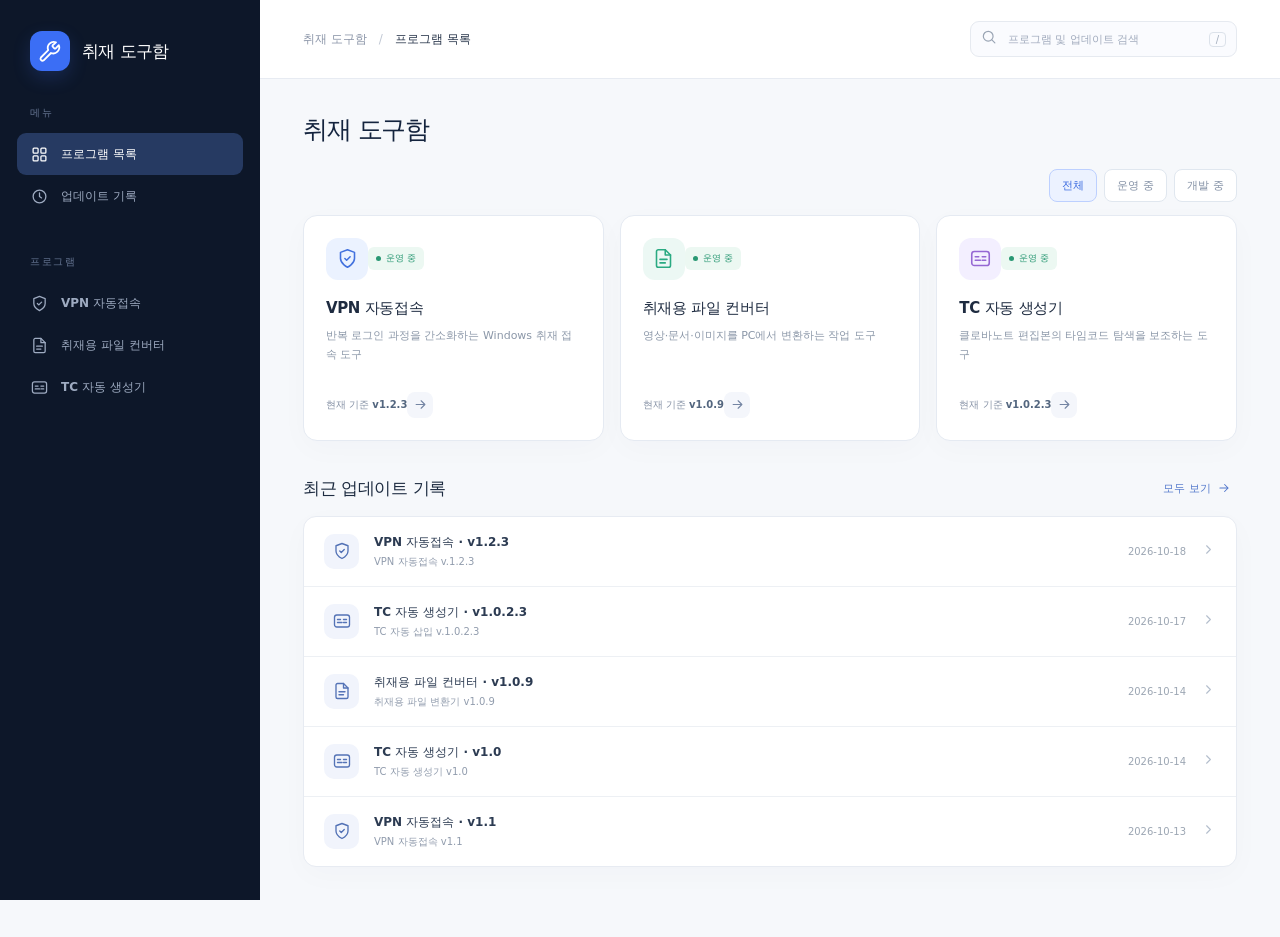
<file: index.html>
<!doctype html>
<html lang="ko">
<head>
  <meta charset="utf-8">
  <meta name="viewport" content="width=device-width, initial-scale=1">
  <meta name="robots" content="noindex">
  <title>취재 도구함 · 열람 페이지로 이동</title>
  <meta http-equiv="refresh" content="0;url=./view.html">
</head>
<body>
  <p>취재 도구함 열람 페이지로 이동합니다. <a href="./view.html">열람 페이지 열기</a></p>
  <script>
    // Old GitHub Pages origin must no longer retain the legacy GitHub PAT.
    try { localStorage.removeItem('reporter-toolkit-github-remember-v1'); } catch {}
    const target = new URL('./view.html', location.href);
    target.search = location.search;
    target.hash = location.hash;
    location.replace(target.href);
  </script>
</body>
</html>
</file>
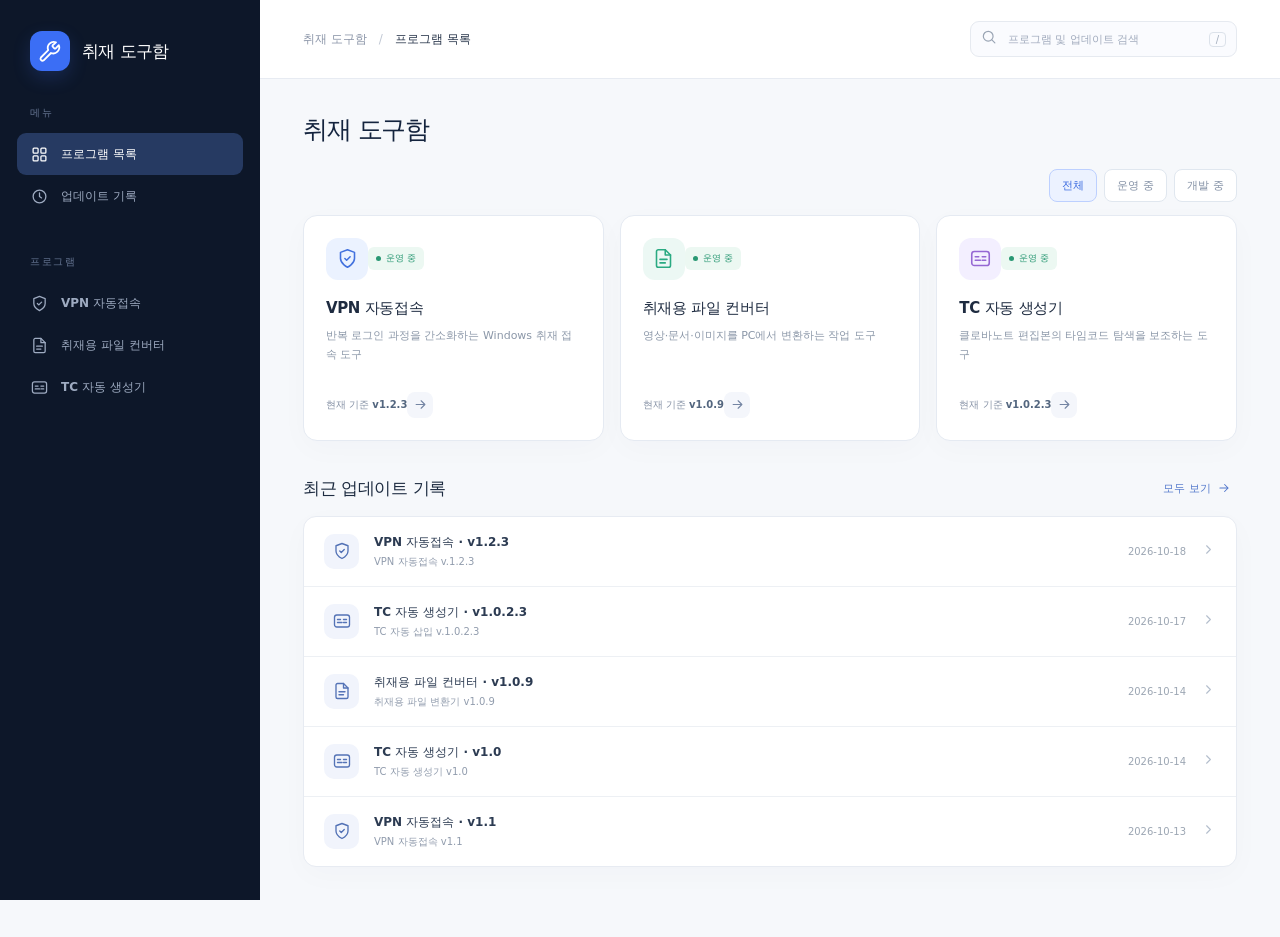
<file: view.html>
<!doctype html>
<html lang="ko">
<head>
  <meta charset="utf-8" />
  <meta name="viewport" content="width=device-width, initial-scale=1" />
  <meta name="theme-color" content="#0c1322" />
  <meta name="description" content="개인용 취재 자동화 도구와 사용 설명서, 버전 이력을 관리하는 대시보드" />
  <title>취재 도구함 · 열람</title>
  <link rel="stylesheet" href="styles.css" />
</head>
<body>
  <div class="app-shell">
    <aside class="sidebar" id="sidebar">
      <div class="identity">
        <div class="identity-logo" aria-hidden="true"><svg viewBox="0 0 24 24" width="24" height="24" fill="none" stroke="currentColor" stroke-width="1.8" stroke-linecap="round" stroke-linejoin="round"><path d="M14.7 6.3a1 1 0 0 0 0 1.4l1.6 1.6a1 1 0 0 0 1.4 0l3.1-3.1a6 6 0 0 1-7.8 7.8l-7.3 7.3a2 2 0 0 1-2.8-2.8l7.3-7.3a6 6 0 0 1 7.8-7.8z"/></svg></div>
        <div class="identity-title">취재 도구함</div>
      </div>
      <nav class="menu" aria-label="주요 메뉴">
        <div class="menu-section">메뉴</div>
        <button class="nav-link active" data-nav="home" type="button"><span class="nav-icon" data-icon="grid"></span>프로그램 목록</button>
        <button class="nav-link" data-nav="updates" type="button"><span class="nav-icon" data-icon="clock"></span>업데이트 기록</button>
        <div class="menu-section section-gap">프로그램</div>
        <div id="toolNav"></div>
      </nav>
    </aside>
    <div class="main-col">
      <header class="topbar">
        <button type="button" class="mobile-menu" id="mobileMenu" aria-label="메뉴 열기"><span data-icon="menu"></span></button>
        <div class="breadcrumbs" id="breadcrumbs"><span>메뉴</span><span class="crumb-sep">/</span><strong>프로그램 목록</strong></div>
        <div class="header-actions">
          <div class="search-wrap"><span data-icon="search"></span><input id="searchInput" type="search" placeholder="프로그램 및 업데이트 검색" aria-label="프로그램 검색" autocomplete="off" /><kbd>/</kbd></div>
        </div>
      </header>
      <main class="main-content" id="content" tabindex="-1"></main>
    </div>
  </div>
  <script src="catalog.js"></script>
  <script src="viewer.js"></script>
</body>
</html>
</file>
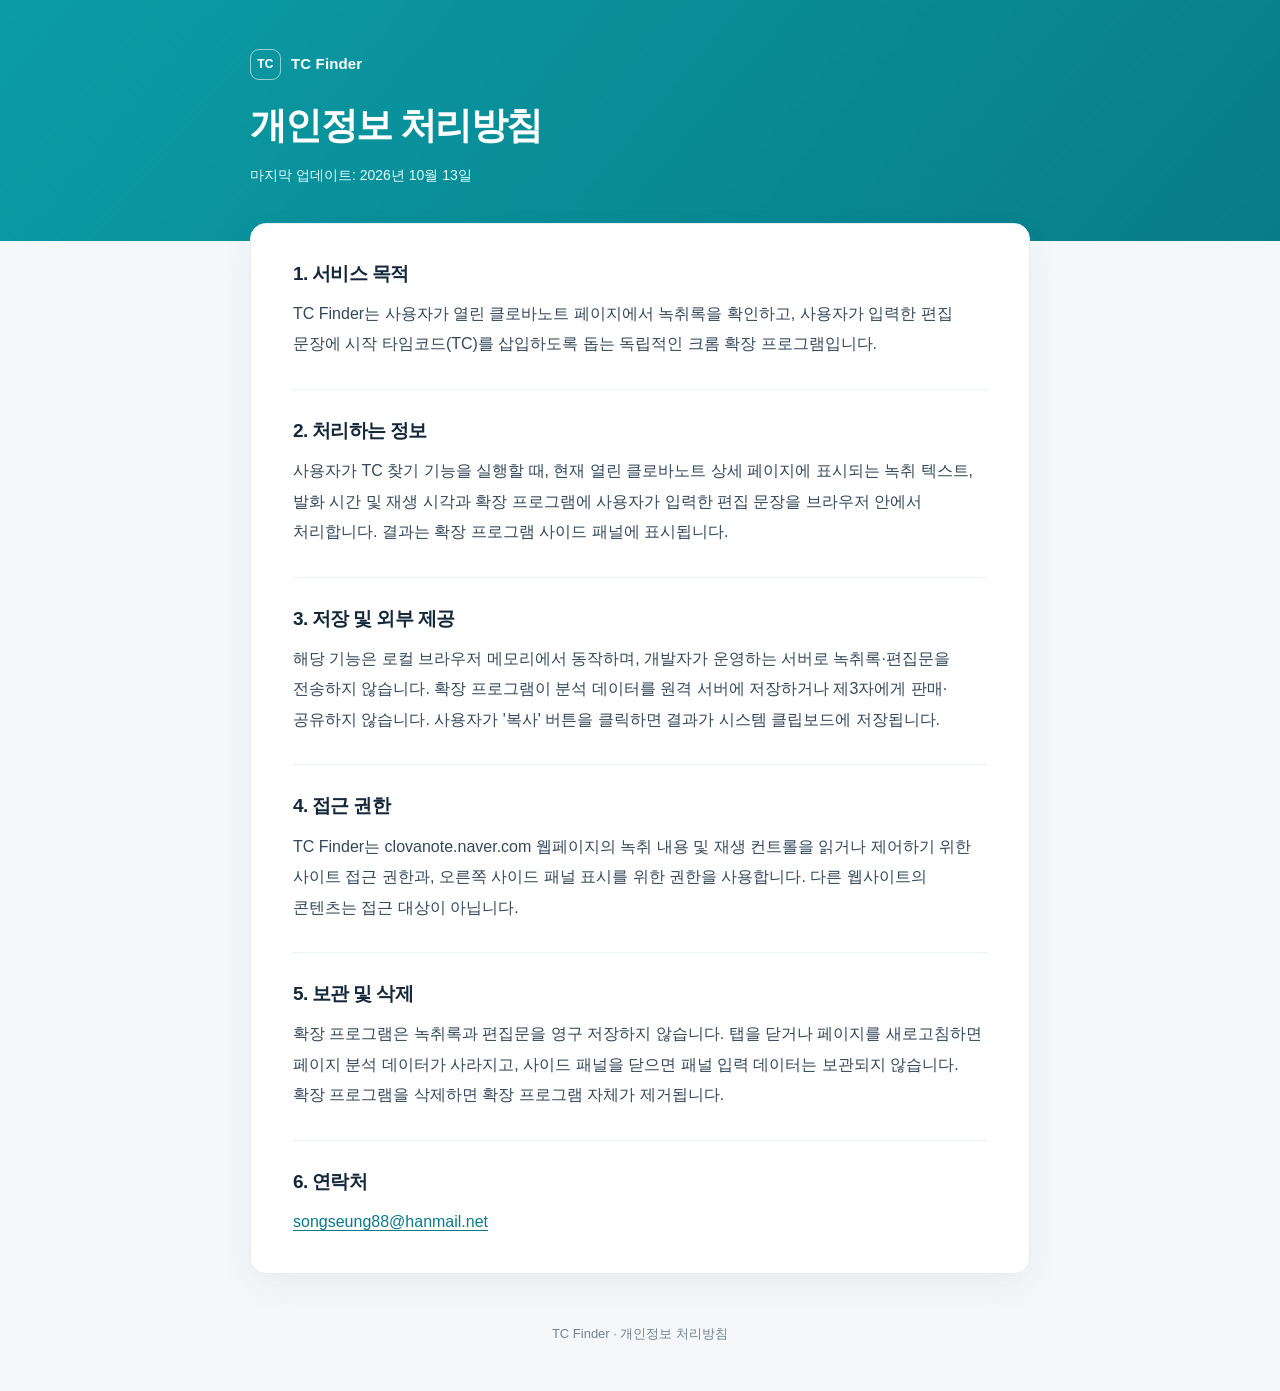
<file: tc-finder/privacy.html>
<!doctype html>
<html lang="ko">
<head>
  <meta charset="utf-8">
  <meta name="viewport" content="width=device-width, initial-scale=1">
  <meta name="color-scheme" content="light">
  <meta name="theme-color" content="#079da5">
  <meta name="description" content="TC Finder 크롬 확장 프로그램 개인정보 처리방침">
  <title>개인정보 처리방침 | TC Finder</title>
  <style>
    :root { font-family: -apple-system, BlinkMacSystemFont, "Segoe UI", "Apple SD Gothic Neo", "Malgun Gothic", sans-serif; color:#14283a; background:#f5f8fa; }
    * { box-sizing: border-box; }
    body { margin:0; line-height:1.9; font-size:16px; }
    header { background:linear-gradient(130deg, #0b9ca5, #087d89); color:#fff; padding:48px 24px 52px; }
    .wrap { max-width:780px; margin:0 auto; }
    .brand { display:inline-flex; align-items:center; gap:10px; font-size:15px; font-weight:700; letter-spacing:.01em; }
    .logo { display:grid; place-items:center; width:31px; height:31px; border:1px solid rgba(255,255,255,.55); border-radius:9px; font-size:12px; }
    h1 { font-size:clamp(27px, 5vw, 37px); letter-spacing:-.045em; line-height:1.3; margin:22px 0 12px; }
    .updated { margin:0; color:#dffbfa; font-size:14px; }
    main { max-width:780px; margin:-18px auto 48px; background:#fff; border:1px solid #e7eef1; border-radius:16px; padding:36px 42px; box-shadow:0 12px 34px rgba(26,75,87,.06); position:relative; }
    section + section { margin-top:29px; padding-top:27px; border-top:1px solid #edf2f4; }
    h2 { font-size:19px; letter-spacing:-.035em; line-height:1.5; margin:0 0 11px; }
    p { margin:0; word-break:keep-all; overflow-wrap:anywhere; color:#344859; }
    a { color:#087b89; text-decoration-thickness:1px; text-underline-offset:3px; }
    footer { max-width:780px; margin:0 auto 44px; padding:0 24px; color:#738390; font-size:13px; text-align:center; }
    @media(max-width:650px) { header { padding:32px 22px 43px; } main { margin:-13px 12px 34px; padding:25px 20px; border-radius:13px; } body { font-size:15px; } }
  </style>
</head>
<body>
  <header>
    <div class="wrap">
      <div class="brand"><span class="logo" aria-hidden="true">TC</span> TC Finder</div>
      <h1>개인정보 처리방침</h1>
      <p class="updated">마지막 업데이트: 2026년 10월 13일</p>
    </div>
  </header>
  <main>
    <section>
      <h2>1. 서비스 목적</h2>
      <p>TC Finder는 사용자가 열린 클로바노트 페이지에서 녹취록을 확인하고, 사용자가 입력한 편집 문장에 시작 타임코드(TC)를 삽입하도록 돕는 독립적인 크롬 확장 프로그램입니다.</p>
    </section>
    <section>
      <h2>2. 처리하는 정보</h2>
      <p>사용자가 TC 찾기 기능을 실행할 때, 현재 열린 클로바노트 상세 페이지에 표시되는 녹취 텍스트, 발화 시간 및 재생 시각과 확장 프로그램에 사용자가 입력한 편집 문장을 브라우저 안에서 처리합니다. 결과는 확장 프로그램 사이드 패널에 표시됩니다.</p>
    </section>
    <section>
      <h2>3. 저장 및 외부 제공</h2>
      <p>해당 기능은 로컬 브라우저 메모리에서 동작하며, 개발자가 운영하는 서버로 녹취록·편집문을 전송하지 않습니다. 확장 프로그램이 분석 데이터를 원격 서버에 저장하거나 제3자에게 판매·공유하지 않습니다. 사용자가 '복사' 버튼을 클릭하면 결과가 시스템 클립보드에 저장됩니다.</p>
    </section>
    <section>
      <h2>4. 접근 권한</h2>
      <p>TC Finder는 clovanote.naver.com 웹페이지의 녹취 내용 및 재생 컨트롤을 읽거나 제어하기 위한 사이트 접근 권한과, 오른쪽 사이드 패널 표시를 위한 권한을 사용합니다. 다른 웹사이트의 콘텐츠는 접근 대상이 아닙니다.</p>
    </section>
    <section>
      <h2>5. 보관 및 삭제</h2>
      <p>확장 프로그램은 녹취록과 편집문을 영구 저장하지 않습니다. 탭을 닫거나 페이지를 새로고침하면 페이지 분석 데이터가 사라지고, 사이드 패널을 닫으면 패널 입력 데이터는 보관되지 않습니다. 확장 프로그램을 삭제하면 확장 프로그램 자체가 제거됩니다.</p>
    </section>
    <section>
      <h2>6. 연락처</h2>
      <p><a href="mailto:songseung88@hanmail.net">songseung88@hanmail.net</a></p>
    </section>
  </main>
  <footer>TC Finder · 개인정보 처리방침</footer>
</body>
</html>
</file>
<file: styles.css>
:root{font-family:Inter,Pretendard,"Apple SD Gothic Neo","Malgun Gothic",system-ui,sans-serif;color:#1b2638;background:#f6f8fb;font-synthesis:none;--ink:#17243b;--muted:#748096;--line:#e7ebf2;--blue:#3b6ef5;--blue-light:#ecf2ff;--sidebar:#0d1729;--sidebar-ink:#c9d3e4;--shadow:0 8px 30px rgba(20,39,72,.025)}
*{box-sizing:border-box}html{scroll-behavior:smooth}body{margin:0;min-width:320px}button,input,textarea,select{font:inherit}button{cursor:pointer}button:disabled{cursor:not-allowed;opacity:.45}a{color:inherit;text-decoration:none}a:hover{text-decoration:none}.hidden{display:none!important}:focus-visible{outline:3px solid #93bbff;outline-offset:2px}
.app-shell{display:flex;min-height:100vh}.sidebar{background:var(--sidebar);color:var(--sidebar-ink);position:sticky;top:0;width:260px;min-width:260px;height:100vh;display:flex;flex-direction:column;padding:31px 17px 20px;z-index:15}.identity{display:flex;align-items:center;gap:12px;padding:0 13px;margin-bottom:45px}.identity-logo{height:40px;width:40px;border-radius:12px;display:grid;place-items:center;background:#416deb;color:#fff;box-shadow:0 7px 18px #416deb33}.identity-title{color:#fff;font-size:17px;font-weight:770;letter-spacing:-.7px}.identity-sub{color:#8190ae;letter-spacing:1.45px;font-weight:720;font-size:8px;margin-top:4px}.menu{flex:1}.menu-section{font-size:10px;letter-spacing:1.5px;font-weight:800;color:#677794;padding:0 13px;margin-bottom:13px;display:flex;justify-content:space-between}.section-gap{margin-top:38px}.nav-count{letter-spacing:0;background:#1e2c44;padding:2px 7px;border-radius:6px;color:#aab9d0}.nav-link{width:100%;display:flex;gap:13px;align-items:center;min-height:42px;border:0;background:transparent;color:#9eabc1;border-radius:9px;padding:11px 13px;text-align:left;font-weight:570;font-size:12px;transition:all .16s}.nav-link:hover{color:#fff;background:#18283f}.nav-link.active{background:#263a62;color:#fff;font-weight:760}.nav-link .nav-icon{width:18px;height:18px;display:grid;place-items:center}.nav-link .nav-icon svg{width:17px;height:17px}.nav-add{color:#71819c}.sidebar-bottom{padding:15px 11px 1px;border-top:1px solid #25334a}.privacy-side{display:flex;align-items:center;gap:9px;font-size:11px;font-weight:700;color:#c9d6e9}.privacy-dot{width:7px;height:7px;background:#55d5a4;box-shadow:0 0 0 4px #2e5b51;border-radius:50%}.sidebar-bottom p{font-size:10px;color:#8290a7;line-height:1.8;margin:13px 0 15px}.settings-link{display:flex;align-items:center;gap:9px;background:none;border:0;color:#afbed5;font-size:11px;font-weight:650;padding:8px 0;width:100%}.settings-link svg{width:15px;height:15px}.settings-link span:last-child{margin-left:auto}.main-col{min-width:0;flex:1;display:flex;flex-direction:column}.topbar{height:79px;background:#fff;border-bottom:1px solid var(--line);display:flex;align-items:center;justify-content:space-between;padding:0 43px;gap:16px;position:sticky;top:0;z-index:9}.breadcrumbs{display:flex;align-items:center;gap:12px;color:#8b95a8;font-size:12px;white-space:nowrap}.breadcrumbs strong{color:#29364b;font-weight:740}.crumb-sep{color:#c1c8d4}.header-actions{display:flex;align-items:center;gap:16px}.search-wrap{width:267px;height:36px;border:1px solid #e6eaf0;background:#fafbfe;border-radius:9px;display:flex;align-items:center;gap:9px;padding:0 10px;color:#9aa5b4}.search-wrap svg{width:16px;height:16px}.search-wrap input{background:none;border:0;outline:0;min-width:0;flex:1;color:#26364c;font-size:11px}.search-wrap input::placeholder{color:#a0aabc}.search-wrap kbd{font-family:inherit;font-size:10px;color:#a4aebd;border:1px solid #dce2ea;padding:1px 6px;border-radius:4px}.icon-button,.mobile-menu{border:1px solid #e6eaf0;border-radius:9px;width:36px;height:36px;display:grid;place-items:center;background:#fff;color:#64748b}.icon-button svg,.mobile-menu svg{height:17px;width:17px}.avatar{border-radius:50%;display:grid;place-items:center;width:35px;height:35px;background:#e8eefe;color:#4068d7;font-weight:850;font-size:10px}.mobile-menu{display:none}.main-content{flex:1;width:min(1180px,100%);padding:42px 43px 70px;margin:0 auto}.footer{display:flex;gap:15px;justify-content:space-between;color:#a3acb9;font-size:10px;padding:22px 43px;border-top:1px solid #e8ecf2}.eyebrow{font-size:10px;letter-spacing:1.9px;font-weight:900;color:#5a80e8;text-transform:uppercase;margin-bottom:12px}.headline{font-size:30px;line-height:1.3;letter-spacing:-1.35px;font-weight:825;margin:0;color:#14243e}.description{font-size:13px;color:#738199;line-height:1.85;margin:12px 0 0;max-width:710px}.intro-header{display:flex;align-items:end;justify-content:space-between;gap:22px;margin-bottom:30px}.button{height:39px;border-radius:9px;display:inline-flex;align-items:center;justify-content:center;gap:9px;border:1px solid #dfe5ef;padding:0 15px;font-size:12px;font-weight:760;background:white;color:#30415d;white-space:nowrap;transition:background .13s,transform .13s}.button:hover{background:#f7faff}.button svg{width:15px;height:15px}.button.primary{background:#386bea;border-color:#386bea;color:white;box-shadow:0 6px 12px #386bea1a}.button.primary:hover{background:#2456d5}.button.ghost{background:transparent}.button.small{height:32px;font-size:11px;padding:0 11px}.button.warn{border-color:#f2d0cb;color:#c24f40}.button.full{width:100%}.button:active{transform:translateY(1px)}.hero-banner{background:#10213c;border-radius:17px;display:flex;justify-content:space-between;gap:15px;align-items:center;padding:26px 31px;margin-bottom:29px;color:#fff;position:relative;overflow:hidden}.hero-banner:after{content:"";position:absolute;width:300px;height:300px;border:60px solid #1a3459;border-radius:50%;right:-20px;top:-160px;opacity:.8}.hero-main{position:relative;z-index:1}.hero-overline{color:#9dc0ff;letter-spacing:1.2px;font-size:10px;font-weight:800;margin-bottom:9px}.hero-title{font-size:19px;font-weight:800;letter-spacing:-.5px}.hero-sub{font-size:11px;color:#b5c6df;margin-top:9px;line-height:1.7}.hero-icon{z-index:1;opacity:.75;width:65px;height:65px;border-radius:17px;background:#203a61;display:grid;place-items:center;color:#a9c6ff}.hero-icon svg{width:31px;height:31px}.stats-grid{display:grid;grid-template-columns:repeat(3,1fr);gap:15px;margin-bottom:35px}.stat-card{padding:21px 23px;background:#fff;border:1px solid var(--line);border-radius:13px;display:flex;gap:15px;align-items:center;box-shadow:var(--shadow)}.stat-icon{width:43px;height:43px;border-radius:12px;background:#f0f4ff;color:#4c76eb;display:grid;place-items:center}.stat-icon svg{width:21px;height:21px}.stat-card:nth-child(2) .stat-icon{background:#eefaf5;color:#24aa7c}.stat-card:nth-child(3) .stat-icon{background:#fff6ea;color:#d18e35}.stat-label{font-size:10px;color:#8693a8;font-weight:700;margin-bottom:3px}.stat-number{font-size:24px;color:#182941;font-weight:850;font-variant-numeric:tabular-nums;line-height:1.2}.section-row{display:flex;align-items:center;justify-content:space-between;gap:12px;margin:0 0 16px}.section-title{margin:0;font-size:17px;letter-spacing:-.5px;color:#1e2c41}.section-sub{font-size:11px;color:#97a2b4;margin-top:5px}.section-action{font-size:11px;color:#5479cc;background:transparent;border:0;font-weight:760;display:flex;align-items:center;gap:6px}.section-action svg{width:14px;height:14px}.tool-grid{display:grid;grid-template-columns:repeat(3,minmax(0,1fr));gap:16px;margin-bottom:36px}.tool-card{background:#fff;border:1px solid #e5eaf2;border-radius:14px;padding:22px;min-height:226px;display:flex;flex-direction:column;gap:0;box-shadow:var(--shadow);text-align:left;width:100%;transition:transform .16s,border-color .16s,box-shadow .16s}.tool-card:hover{transform:translateY(-3px);border-color:#cddafc;box-shadow:0 12px 28px #29416e14}.tool-top{display:flex;align-items:center;justify-content:space-between;margin-bottom:19px}.tool-icon{height:42px;width:42px;border-radius:12px;background:#ebf2ff;color:#4271de;display:grid;place-items:center}.tool-icon.file{background:#ecf8f4;color:#2aaa82}.tool-icon.captions{background:#f3efff;color:#9567d3}.tool-icon svg{width:21px;height:21px}.mini-badge{display:inline-flex;align-items:center;gap:5px;font-size:9px;font-weight:760;padding:5px 8px;border-radius:6px;background:#ecf8f2;color:#299873;white-space:nowrap}.mini-badge.building{background:#fff6e8;color:#b9832c}.mini-badge.archived{background:#f2f4f8;color:#8792a3}.mini-badge .dot{height:5px;width:5px;border-radius:50%;background:currentColor}.tool-name{color:#1e2b40;font-size:15px;font-weight:820;letter-spacing:-.4px;margin:0 0 8px}.tool-desc{font-size:11px;line-height:1.75;color:#8b97a8;min-height:40px;margin:0}.tool-bottom{margin-top:auto;padding-top:22px;display:flex;align-items:center;justify-content:space-between}.tool-version{font-size:10px;color:#8490a4}.tool-version strong{color:#53667f;font-weight:810}.tool-open{height:26px;width:26px;border-radius:8px;background:#f4f6fb;color:#7485a3;display:grid;place-items:center}.tool-open svg{width:15px;height:15px}.list-panel{background:#fff;border:1px solid var(--line);border-radius:13px;box-shadow:var(--shadow);overflow:hidden}.update-row{display:flex;align-items:center;gap:15px;padding:17px 20px;border-bottom:1px solid #edf0f4;text-align:left;width:100%;background:none;border-left:0;border-right:0;border-top:0}.update-row:last-child{border-bottom:0}.update-row:hover{background:#fafcff}.update-icon{height:35px;width:35px;flex:none;background:#f1f4fc;border-radius:10px;display:grid;place-items:center;color:#5473b6}.update-icon svg{width:18px;height:18px}.update-information{flex:1;min-width:0}.update-name{font-weight:780;font-size:12px;color:#2c3b52;margin-bottom:4px}.update-summary{color:#919cad;font-size:10px;white-space:nowrap;overflow:hidden;text-overflow:ellipsis}.update-meta{margin-left:auto;color:#9ca6b3;font-size:10px;white-space:nowrap}.update-chevron{color:#b5bfcd;width:15px}.update-chevron svg{width:15px;height:15px}.empty{padding:38px 20px;text-align:center;color:#95a1b3;font-size:12px;line-height:1.8}.empty strong{display:block;font-size:14px;color:#5f718c;margin-bottom:5px}.empty-graphic{height:40px;width:40px;border-radius:12px;display:grid;place-items:center;background:#f1f4fa;color:#8899b6;margin:0 auto 13px}.empty-graphic svg{width:22px;height:22px}.back-link{background:transparent;border:0;padding:0;color:#7e8da3;font-size:11px;font-weight:680;display:flex;align-items:center;gap:8px;margin-bottom:21px}.back-link svg{width:15px;height:15px}.detail-head{display:flex;gap:17px;align-items:flex-start;margin-bottom:26px}.detail-head .tool-icon{height:60px;width:60px;border-radius:17px;flex:none}.detail-head .tool-icon svg{width:29px;height:29px}.detail-heading{flex:1}.detail-heading h1{margin:2px 0 8px;font-size:26px;letter-spacing:-1px}.detail-heading p{font-size:12px;color:#8190a3;line-height:1.75;margin:0;max-width:700px}.detail-tags{display:flex;align-items:center;gap:6px;flex-wrap:wrap;margin-top:12px}.tag{font-size:10px;background:#edf1f6;color:#7d8ca1;border-radius:5px;padding:5px 8px;font-weight:680}.detail-summary{background:#fff;border:1px solid var(--line);border-radius:13px;padding:20px 23px;display:flex;align-items:center;justify-content:space-between;gap:15px;margin-bottom:28px}.detail-summary-label{font-size:10px;font-weight:760;color:#8d99aa;letter-spacing:.2px}.detail-summary-version{font-size:21px;font-weight:840;color:#253652;letter-spacing:-.5px;margin:7px 0}.detail-summary-note{font-size:10px;color:#94a0b1}.detail-actions{display:flex;gap:9px;flex-wrap:wrap}.tabs{border-bottom:1px solid #e1e7ef;display:flex;gap:23px;margin-bottom:22px}.tab{border:0;border-bottom:2px solid transparent;background:transparent;font-size:12px;color:#909cb0;padding:0 4px 14px;font-weight:700}.tab.active{color:#426ee4;border-color:#426ee4}.panel-title{font-size:16px;font-weight:800;color:#26364d;margin:2px 0 16px}.release-list{display:flex;flex-direction:column;gap:12px}.release-card{background:#fff;border:1px solid var(--line);border-radius:12px;padding:21px 23px}.release-header{display:flex;align-items:center;gap:10px;margin-bottom:12px;flex-wrap:wrap}.release-version{font-size:15px;font-weight:830;color:#253951}.release-title{font-size:12px;font-weight:740;color:#4c5b72;margin-bottom:11px}.release-date{font-size:10px;color:#97a3b2;margin-left:auto}.release-listing{font-size:11px;line-height:1.95;color:#67768b;padding-left:18px;margin:0 0 11px}.release-bottom{padding-top:14px;border-top:1px solid #edf0f5;display:flex;gap:10px;align-items:center;justify-content:space-between;flex-wrap:wrap}.release-note{font-size:10px;color:#9aa6b5}.release-disabled{font-size:10px;color:#adb6c4;font-weight:750}.guide-grid{display:grid;grid-template-columns:1fr 1fr;gap:13px}.guide-card{border:1px solid var(--line);background:#fff;border-radius:12px;padding:22px;line-height:1.7}.guide-index{display:flex;align-items:center;gap:8px;margin-bottom:13px;color:#4574d8;font-size:10px;font-weight:820}.guide-index span{border-radius:7px;background:#eef3ff;padding:4px 8px}.guide-card h3{font-size:14px;color:#263852;margin:0 0 9px}.guide-card p{font-size:11px;color:#7b889c;line-height:1.9;white-space:pre-wrap;margin:0}.notice{background:#eff4ff;border:1px solid #dfe9ff;padding:14px 17px;border-radius:10px;display:flex;gap:12px;font-size:11px;color:#5c72a1;line-height:1.75;margin-bottom:18px}.notice svg{height:18px;width:18px;flex:none}.form-shell{background:#fff;border:1px solid var(--line);border-radius:13px;padding:24px}.form-grid{display:grid;grid-template-columns:1fr 1fr;gap:15px}.field{display:flex;flex-direction:column;gap:8px;margin-bottom:16px}.field label{font-size:11px;font-weight:790;color:#41506a}.field input,.field select,.field textarea{border:1px solid #dfe6f0;background:#fff;border-radius:9px;padding:11px 12px;font-size:12px;color:#293b51;min-width:0;outline:none}.field textarea{resize:vertical;line-height:1.6;min-height:98px}.field input:focus,.field textarea:focus,.field select:focus{border-color:#4e7af0;box-shadow:0 0 0 3px #4b79ee17}.field-note{font-size:10px;color:#8c99a9;line-height:1.7}.form-actions{display:flex;justify-content:flex-end;gap:10px;margin-top:10px}.modal-backdrop{position:fixed;z-index:30;inset:0;background:#101b2c9e;display:grid;place-items:center;padding:16px}.modal{background:#fff;border-radius:17px;box-shadow:0 28px 80px #07101e40;width:min(620px,100%);max-height:min(92vh,900px);overflow-y:auto}.modal.wide{width:min(760px,100%)}.modal-head{padding:23px 26px 20px;border-bottom:1px solid #edf0f4;display:flex;align-items:flex-start;justify-content:space-between;gap:15px}.modal-head h2{margin:0;font-size:20px;letter-spacing:-.7px}.modal-head p{color:#8390a3;font-size:11px;line-height:1.7;margin:8px 0 0}.modal-body{padding:24px 26px}.close-button{height:30px;width:30px;background:#f6f8fb;border:0;border-radius:8px;color:#8c9bb0;display:grid;place-items:center}.close-button svg{height:17px;width:17px}.manage-grid{display:grid;grid-template-columns:1fr 1fr;gap:12px}.manage-card{border:1px solid #e5ebf4;border-radius:12px;padding:20px}.manage-card svg{width:20px;height:20px;color:#4b72cb}.manage-card h3{margin:13px 0 8px;font-size:13px}.manage-card p{margin:0 0 17px;font-size:11px;line-height:1.75;color:#8b98aa;min-height:59px}.manage-card .button{width:100%}.settings-warning{font-size:11px;line-height:1.8;color:#9b7130;background:#fff8e8;border:1px solid #f3e6c7;padding:13px 15px;border-radius:9px;margin-top:16px}.toast-area{position:fixed;bottom:26px;right:24px;z-index:45;display:flex;flex-direction:column;gap:8px}.toast{box-shadow:0 10px 28px #1728462b;background:#23334c;color:#fff;font-size:12px;border-radius:10px;padding:14px 17px;max-width:360px;line-height:1.5;animation:toast-in .18s ease}.toolbar{display:flex;justify-content:space-between;gap:12px;align-items:center;margin-bottom:18px}.chip-row{display:flex;gap:7px;flex-wrap:wrap}.chip{border:1px solid #e0e7ef;background:white;padding:8px 12px;font-size:11px;border-radius:8px;color:#8390a5;font-weight:750}.chip.active{border-color:#bdd0ff;background:#ecf2ff;color:#3768df}.info-grid{display:grid;grid-template-columns:1fr 1fr;gap:13px}.info-tile{border:1px solid #e7ecf3;background:#fff;border-radius:12px;padding:22px}.info-label{font-size:10px;font-weight:760;color:#9ba7b7;margin-bottom:10px}.info-value{color:#445574;line-height:1.7;font-size:12px;overflow-wrap:anywhere}.info-value a{color:#416ddb;text-decoration:underline;text-underline-offset:3px}.search-status{margin-bottom:17px;font-size:12px;color:#8897ab}.small-muted{font-size:10px;color:#a1abb9}
@keyframes toast-in{from{opacity:0;transform:translateY(8px)}to{opacity:1;transform:translateY(0)}}
@media(max-width:1240px){.sidebar{width:228px;min-width:228px}.main-content{padding:38px 29px 60px}.topbar{padding:0 29px}.tool-grid{gap:12px}.tool-card{padding:18px}.footer{padding:22px 29px}}
@media(max-width:990px){.tool-grid{grid-template-columns:repeat(2,minmax(0,1fr))}.stats-grid{gap:10px}.stat-card{padding:16px;gap:10px}.stat-icon{width:38px;height:38px}.headline{font-size:26px}.search-wrap{width:204px}.topbar{height:67px}}
@media(max-width:730px){.sidebar{position:fixed;transform:translateX(-100%);transition:transform .2s;box-shadow:20px 0 50px #07101e18}.sidebar.open{transform:translateX(0)}.mobile-menu{display:grid}.main-content{padding:27px 18px 44px}.topbar{padding:0 16px;height:64px}.search-wrap{width:175px}.header-actions{gap:8px}.breadcrumbs{gap:7px}.breadcrumbs span:first-child,.breadcrumbs .crumb-sep{display:none}.footer{padding:15px 18px;flex-direction:column;gap:6px}.intro-header{align-items:flex-start}.intro-header .button{padding:0 9px}.hero-banner{padding:23px}.tool-grid{grid-template-columns:repeat(2,minmax(0,1fr))}.stats-grid{grid-template-columns:repeat(3,minmax(0,1fr))}.stat-card{display:block;padding:15px}.stat-icon{height:32px;width:32px;margin-bottom:10px}.stat-number{font-size:21px}.guide-grid{grid-template-columns:1fr}.detail-summary{align-items:flex-start;flex-direction:column}.detail-actions{width:100%}.toolbar{align-items:flex-start;flex-direction:column}}
@media(max-width:500px){.headline{font-size:24px}.description{font-size:12px}.tool-grid{grid-template-columns:1fr}.tool-card{min-height:190px}.search-wrap{width:38px;padding:0 10px;overflow:hidden}.search-wrap:focus-within{position:absolute;width:calc(100% - 94px);left:54px;top:13px;z-index:4;background:white;box-shadow:0 6px 20px #1b2b481b}.search-wrap:focus-within input{display:block}.search-wrap input{min-width:125px}.search-wrap kbd{display:none}.avatar{display:none}.stats-grid{gap:8px}.stat-card{padding:12px}.stat-label{font-size:9px}.stat-number{font-size:21px}.hero-icon{display:none}.hero-title{font-size:16px}.intro-header{flex-direction:column;gap:15px}.section-title{font-size:15px}.update-row{gap:10px;padding:14px}.update-meta{display:none}.manage-grid,.form-grid,.info-grid{grid-template-columns:1fr}.modal-head,.modal-body{padding:20px}.detail-head{gap:12px}.detail-head .tool-icon{width:48px;height:48px}.detail-heading h1{font-size:21px}.detail-summary-version{font-size:19px}}
@media(prefers-reduced-motion:reduce){*,*:after,*:before{scroll-behavior:auto!important;transition:none!important;animation:none!important}}

/* v1.0.1: management-first layout */
.identity{margin-bottom:35px}.identity-logo{background:#3b6ef5}.identity-title{font-size:17px}.sidebar-bottom{padding-top:13px}.settings-link{font-size:12px}.compact-intro{align-items:center;margin-bottom:24px}.compact-intro .headline{font-size:25px}.main-content{padding-top:35px}.stats-grid{margin-bottom:33px}.section-row{margin-top:0}
@media(max-width:500px){.compact-intro{flex-direction:row;align-items:center;gap:10px}.compact-intro .headline{font-size:21px}.compact-intro .button{height:35px;font-size:11px;padding:0 10px}.main-content{padding-top:25px}}

/* v1.0.2: start directly with programs; no summary metrics. */
.compact-intro{margin-bottom:22px}.main-content .tool-grid{margin-top:13px}.main-content section:first-of-type>.section-row{justify-content:flex-end;margin-bottom:10px}

@media(min-width:731px){.manage-grid .manage-card:last-child:nth-child(3){grid-column:1/-1}}
</file>
